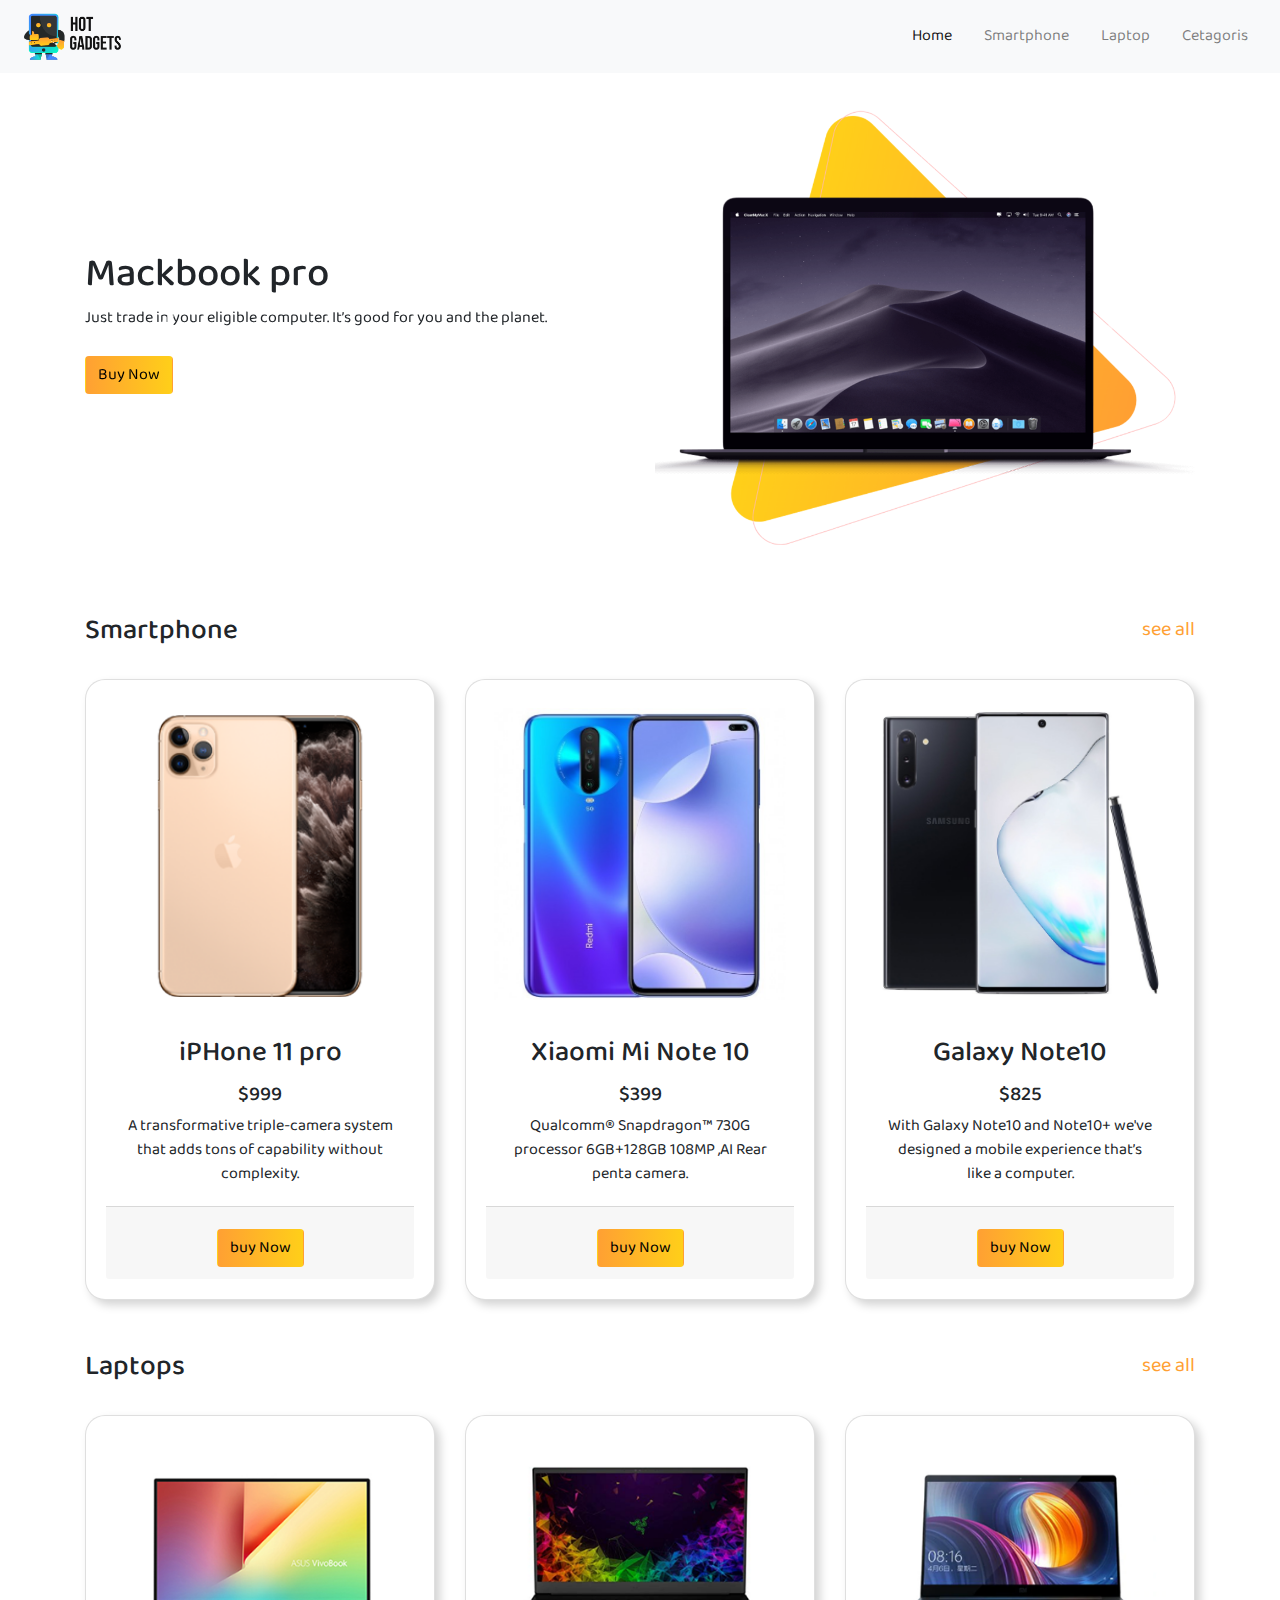
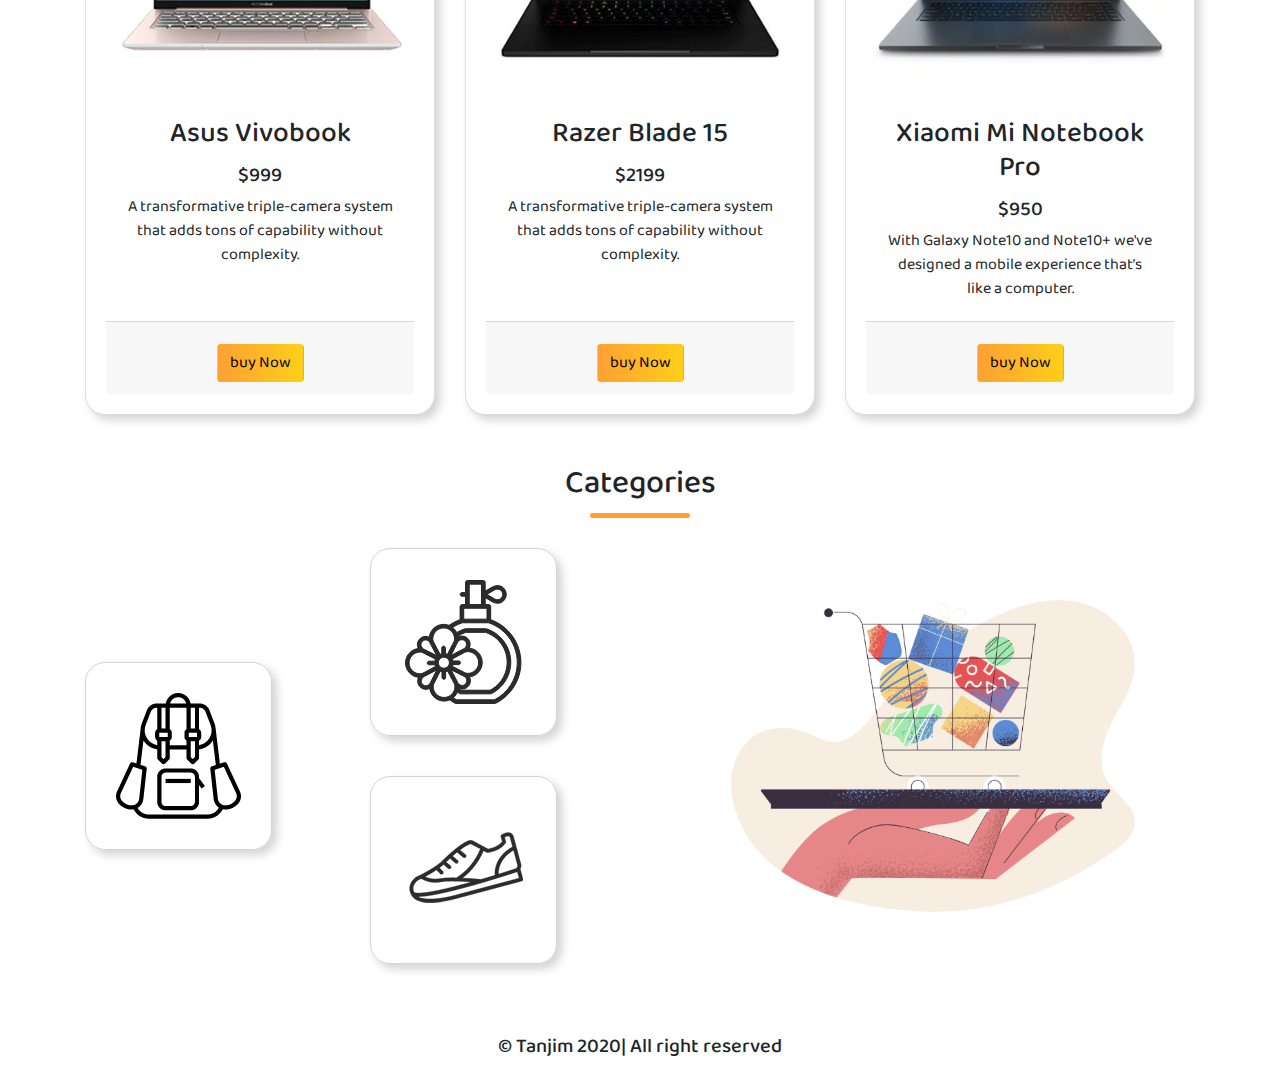
<file: index.html>
<!DOCTYPE html>
<html lang="en">

<head>
    <meta charset="UTF-8">
    <meta name="viewport" content="width=device-width, initial-scale=1.0">
    <title>Hot Gadgets</title>
    <link rel="stylesheet" href="https://use.fontawesome.com/releases/v5.7.0/css/all.css"
        integrity="sha384-lZN37f5QGtY3VHgisS14W3ExzMWZxybE1SJSEsQp9S+oqd12jhcu+A56Ebc1zFSJ" crossorigin="anonymous">
    <link rel="stylesheet" href="https://stackpath.bootstrapcdn.com/bootstrap/4.4.1/css/bootstrap.min.css"
        integrity="sha384-Vkoo8x4CGsO3+Hhxv8T/Q5PaXtkKtu6ug5TOeNV6gBiFeWPGFN9MuhOf23Q9Ifjh" crossorigin="anonymous">
    <script src="https://stackpath.bootstrapcdn.com/bootstrap/4.4.1/js/bootstrap.min.js"
        integrity="sha384-wfSDF2E50Y2D1uUdj0O3uMBJnjuUD4Ih7YwaYd1iqfktj0Uod8GCExl3Og8ifwB6"
        crossorigin="anonymous"></script>
    <link href="https://fonts.googleapis.com/css?family=Baloo+2&display=swap" rel="stylesheet">
    <link rel="apple-touch-icon" sizes="180x180" href=favicon_io/apple-touch-icon.png">
    <link rel="icon" type="image/png" sizes="32x32" href="favicon_io/favicon-32x32.png">
    <link rel="icon" type="image/png" sizes="16x16" href="favicon_io/favicon-16x16.png">
    <link rel="manifest" href="favicon_io/site.webmanifest">
    <link rel="stylesheet" href="style.css">
</head>

<body>

    <div class="container">
        <nav class="navbar navbar-expand-lg navbar-light bg-light fixed-top " id="navbar-example">
            <a class="navbar-brand" href="#">
                <img src="logo.png" alt="" class="img-fluid w-50 ml-2">
            </a>
            <button class="navbar-toggler navbar-toggler-right collapsed" type="button" data-toggle="collapse"
                data-target="#navbarNav" aria-controls="navbarNav " aria-expanded="false"
                aria-label="Toggle navigation">


                <span> </span>
                <span> </span>
                <span> </span>

            </button>
            <div class="collapse navbar-collapse " id="navbarNav">
                <ul class="navbar-nav ml-auto">
                    <li class="nav-item mx-2">
                        <a class="nav-link active" href="#">Home <span class="sr-only">(current)</span></a>
                    </li>
                    <li class="nav-item mx-2">
                        <a class="nav-link" href="#smartphone">Smartphone</a>
                    </li>
                    <li class="nav-item mx-2">
                        <a class="nav-link" href="#laptop">Laptop</a>
                    </li>
                    <li class="nav-item mx-2">
                        <a class="nav-link" href="#categories">Cetagoris</a>
                    </li>
                </ul>
            </div>
        </nav>
    </div>

    <section>
        <div class="container top" id="#home">
            <div id="carouselExampleControls" class="carousel slide" data-ride="carousel">
                <div class="carousel-inner">
                    <div class="carousel-item active">
                        <div class="row align-items-center">
                            <div class="col-md-6 ">

                                <h1>Mackbook pro</h1>
                                <p>Just trade in your eligible computer. It’s good for you and the planet.</p>
                                <button class="btn button">Buy Now <i class='fas fa-arrow-right'></i> </button>

                            </div>
                            <div class="col-md-6">
                                <img src="banner-products/product-1.png" class="d-block w-100" alt="...">
                            </div>
                        </div>
                    </div>
                    <div class="carousel-item">
                        <div class="row align-items-center">
                            <div class="col-md-6">
                                <h1>Mackbook pro</h1>
                                <p>Just trade in your eligible computer. It’s good for you and the planet.</p>
                                <button class="btn button">Buy Now <i class='fas fa-arrow-right'></i> </button>
                            </div>
                            <div class="col-md-6">
                                <img src="banner-products/slider-1.png" class="d-block w-100" alt="...">
                            </div>
                        </div>
                    </div>
                    <div class="carousel-item">
                        <div class="row align-items-center">
                            <div class="col-md-6">
                                <h1>Mackbook pro</h1>
                                <p>Just trade in your eligible computer. It’s good for you and the planet.</p>
                                <button class="btn button">Buy Now <i class='fas fa-arrow-right'></i> </button>
                            </div>
                            <div class="col-md-6">
                                <img src="banner-products/slider-3.png" class="d-block w-100" alt="...">
                            </div>
                        </div>

                    </div>
                </div>
                <a class="carousel-control-prev" href="#carouselExampleControls" role="button" data-slide="prev">
                    <span class="carousel-control-prev-icon" aria-hidden="true"></span>
                    <span class="sr-only">Previous</span>
                </a>
                <a class="carousel-control-next" href="#carouselExampleControls" role="button" data-slide="next">
                    <span class="carousel-control-next-icon" aria-hidden="true"></span>
                    <span class="sr-only">Next</span>
                </a>
            </div>
        </div>
    </section>

    <section>
        <div class="container" id="smartphone">
            <div class="d-flex justify-content-between see">
                <h3>Smartphone</h3>
                <a href="smarphones.html">see all</a>
            </div>

            <div class="card-deck mt-4 text-center">
                <div class="card">
                    <img class="card-img-top p-2 mb-2" src="phone/phone-2.png" alt="Card image cap">
                    <div class="card-body">
                        <h3 class="card-title">iPHone 11 pro</h5>
                            <h5>$999</h5>
                            <p class="card-text">
                                A transformative triple‑camera system that adds tons of capability without complexity.
                            </p>
                    </div>
                    <div class="card-footer">
                        <button class="btn button">buy Now <i class="fas fa-shopping-cart"></i></button>
                    </div>
                </div>
                <div class="card">
                    <img class="card-img-top p-2 mb-2" src="phone/phone-1.png" alt="Card image cap">
                    <div class="card-body">
                        <h3 class="card-title">Xiaomi Mi Note 10</h3>
                        <h5>$399</h5>
                        <p class="card-text">Qualcomm® Snapdragon™ 73﻿0G processor 6GB+128GB
                            108MP ,AI Rear penta camera.</p>
                    </div>
                    <div class="card-footer">
                        <button class="btn button">buy Now <i class="fas fa-shopping-cart"></i></button>
                    </div>
                </div>
                <div class="card">
                    <img class="card-img-top p-2 mb-2" src="phone/phone-3.png" alt="Card image cap">
                    <div class="card-body">
                        <h3 class="card-title">Galaxy Note10</h3>
                        <h5>$825</h5>
                        <p class="card-text">With Galaxy Note10 and Note10+ we've designed a mobile experience that’s
                            like a computer.</p>
                    </div>
                    <div class="card-footer">
                        <button class="btn button">buy Now <i class="fas fa-shopping-cart"></i></button>
                    </div>
                </div>
            </div>

        </div>
    </section>

    <section>
        <div class="container" id="laptop">
            <div class="d-flex justify-content-between see">
                <h3>Laptops</h3>
                <a href="laptops.html">see all</a>
            </div>

            <div class="card-deck mt-4 text-center">
                <div class="card">
                    <img class="card-img-top p-2 mb-2" src="laptop/product-1.png" alt="Card image cap">
                    <div class="card-body">
                        <h3 class="card-title">Asus Vivobook</h5>
                            <h5>$999</h5>
                            <p class="card-text">
                                A transformative triple‑camera system that adds tons of capability without complexity.
                            </p>
                    </div>
                    <div class="card-footer">
                        <button class="btn button">buy Now <i class="fas fa-shopping-cart"></i></button>
                    </div>
                </div>
                <div class="card">
                    <img class="card-img-top p-2 mb-2" src="laptop/product-2.png" alt="Card image cap">
                    <div class="card-body">
                        <h3 class="card-title">Razer Blade 15</h3>
                        <h5>$2199</h5>
                        <p class="card-text">A transformative triple‑camera system that adds tons of capability without
                            complexity.</p>
                    </div>
                    <div class="card-footer">
                        <button class="btn button">buy Now <i class="fas fa-shopping-cart"></i></button>
                    </div>
                </div>
                <div class="card">
                    <img class="card-img-top p-2 mb-2" src="laptop/product-3.png" alt="Card image cap">
                    <div class="card-body">
                        <h3 class="card-title">Xiaomi Mi Notebook Pro</h3>
                        <h5>$950</h5>
                        <p class="card-text">With Galaxy Note10 and Note10+ we've designed a mobile experience that’s
                            like a computer.</p>
                    </div>
                    <div class="card-footer">
                        <button class="btn button">buy Now <i class="fas fa-shopping-cart"></i></button>
                    </div>
                </div>
            </div>

        </div>
    </section>
    <section>
        <div class="container" id="categories">
            <h2 class="text-center mx-3">Categories</h2>
            <div class="cat-underline"></div>

            <div class="row">
                <div class="col-md-6">
                    <div class="row cat-images align-items-center">
                        <div class="col-md-6 ">
                            <img class="img-fluid" src="Categories/bag.png" alt="">
                        </div>
                        <div class="col-md-6 d-flex flex-column justify-content-center">
                            <div>
                                <img class="img-fluid" src="Categories/perfume.png" alt="">
                            </div>
                            <div>
                                <img class="img-fluid" src="Categories/shoe.png" alt="">
                            </div>
                        </div>
                    </div>
                </div>
                <div class="col-md-6 d-flex align-items-center">
                    <img src="Categories/pale-order.png" alt="" class="img-fluid">
                </div>
            </div>
        </div>
    </section>

    <footer>
        <h5 class="gray text-center mt-4 mb-3">© Tanjim 2020| All right reserved</h5>
    </footer>


    <script src="https://code.jquery.com/jquery-3.4.1.slim.min.js"
        integrity="sha384-J6qa4849blE2+poT4WnyKhv5vZF5SrPo0iEjwBvKU7imGFAV0wwj1yYfoRSJoZ+n"
        crossorigin="anonymous"></script>
    <script src="https://cdn.jsdelivr.net/npm/popper.js@1.16.0/dist/umd/popper.min.js"
        integrity="sha384-Q6E9RHvbIyZFJoft+2mJbHaEWldlvI9IOYy5n3zV9zzTtmI3UksdQRVvoxMfooAo"
        crossorigin="anonymous"></script>
    <script src="https://stackpath.bootstrapcdn.com/bootstrap/4.4.1/js/bootstrap.min.js"
        integrity="sha384-wfSDF2E50Y2D1uUdj0O3uMBJnjuUD4Ih7YwaYd1iqfktj0Uod8GCExl3Og8ifwB6"
        crossorigin="anonymous"></script>

    <script>
        $('body').scrollspy({ target: '#navbar-example', offset: 50 })
        $(function () {
            $('.navbar-nav>li>a').on('click', function () {
                $('.navbar-collapse').collapse('hide');
            });
        });

    </script>
</body>

</html>
</file>
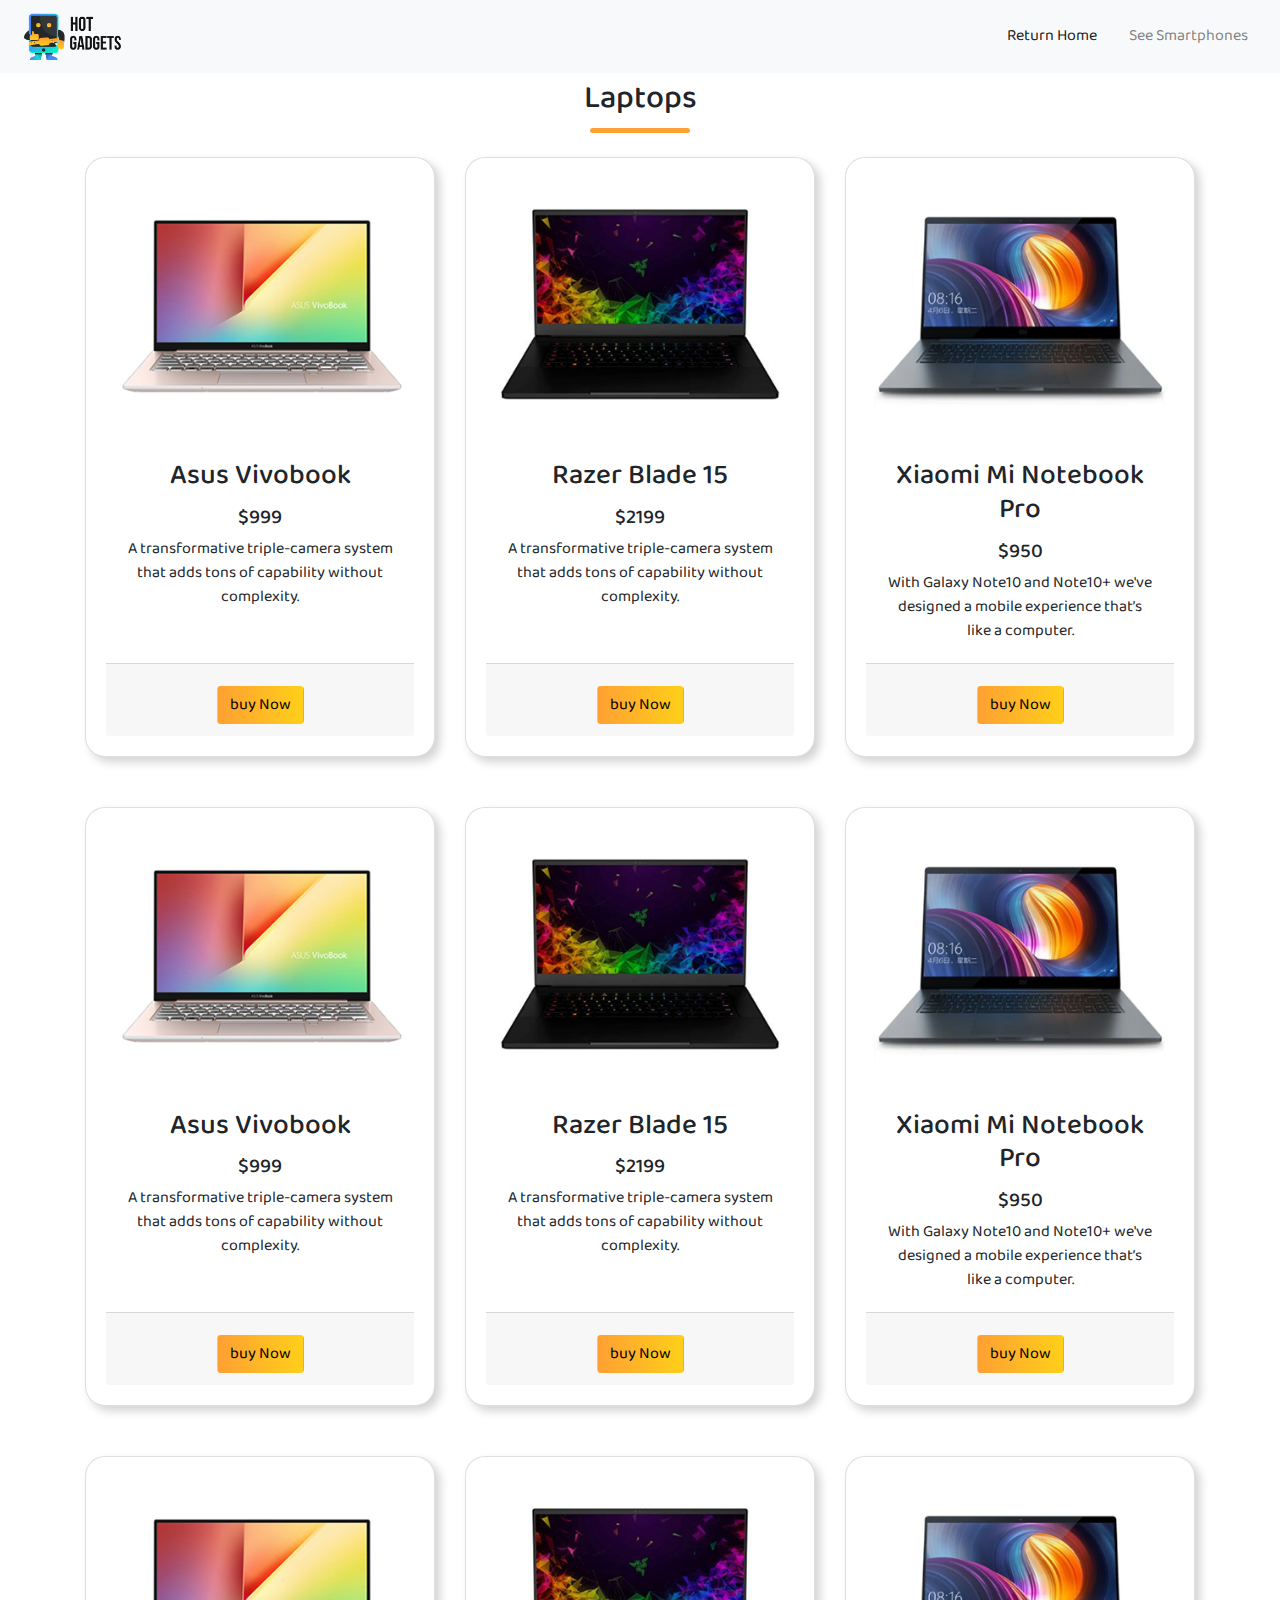
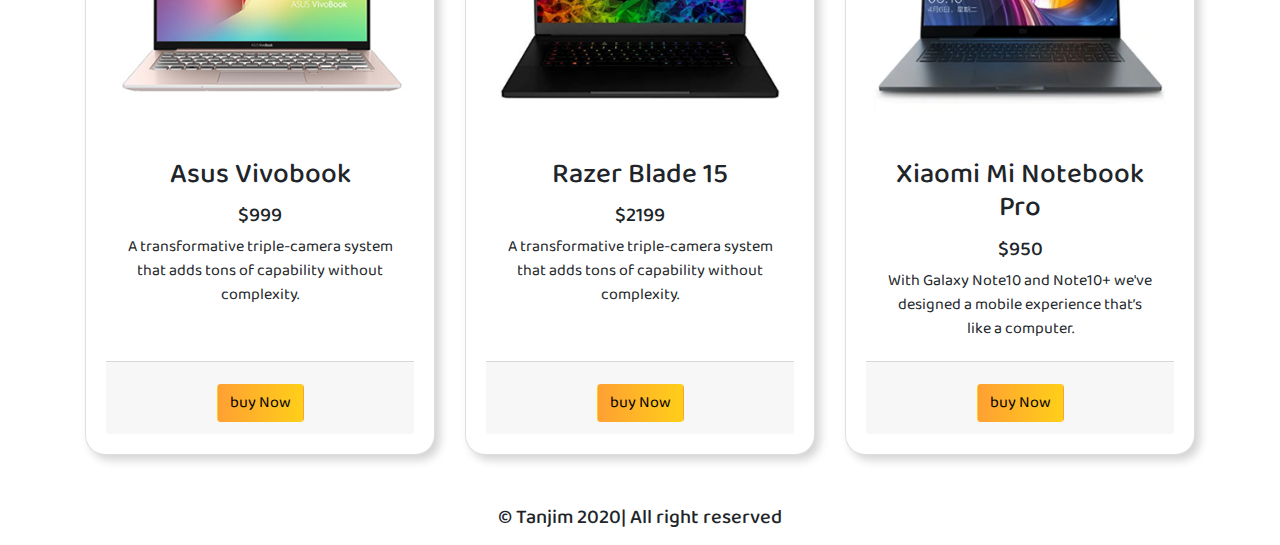
<file: laptops.html>
<!DOCTYPE html>
<html lang="en">

<head>
    <meta charset="UTF-8">
    <meta name="viewport" content="width=device-width, initial-scale=1.0">
    <title>Hot Gadgets</title>
    <link rel="stylesheet" href="https://use.fontawesome.com/releases/v5.7.0/css/all.css"
        integrity="sha384-lZN37f5QGtY3VHgisS14W3ExzMWZxybE1SJSEsQp9S+oqd12jhcu+A56Ebc1zFSJ" crossorigin="anonymous">
    <link rel="stylesheet" href="https://stackpath.bootstrapcdn.com/bootstrap/4.4.1/css/bootstrap.min.css"
        integrity="sha384-Vkoo8x4CGsO3+Hhxv8T/Q5PaXtkKtu6ug5TOeNV6gBiFeWPGFN9MuhOf23Q9Ifjh" crossorigin="anonymous">
    <script src="https://stackpath.bootstrapcdn.com/bootstrap/4.4.1/js/bootstrap.min.js"
        integrity="sha384-wfSDF2E50Y2D1uUdj0O3uMBJnjuUD4Ih7YwaYd1iqfktj0Uod8GCExl3Og8ifwB6"
        crossorigin="anonymous"></script>
    <link href="https://fonts.googleapis.com/css?family=Baloo+2&display=swap" rel="stylesheet">
    <link rel="apple-touch-icon" sizes="180x180" href=favicon_io/apple-touch-icon.png">
    <link rel="icon" type="image/png" sizes="32x32" href="favicon_io/favicon-32x32.png">
    <link rel="icon" type="image/png" sizes="16x16" href="favicon_io/favicon-16x16.png">
    <link rel="manifest" href="favicon_io/site.webmanifest">
    <link rel="stylesheet" href="style.css">
</head>

<body>

    <div class="container">
        <nav class="navbar navbar-expand-lg navbar-light bg-light fixed-top " id="navbar-example">
            <a class="navbar-brand" href="index.html">
                <img src="logo.png" alt="" class="img-fluid w-50 ml-2">
            </a>
            <button class="navbar-toggler navbar-toggler-right collapsed" type="button" data-toggle="collapse"
                data-target="#navbarNav" aria-controls="navbarNav" aria-expanded="false" aria-label="Toggle navigation">

                <span> </span>
                <span> </span>
                <span> </span>
            </button>
            <div class="collapse navbar-collapse " id="navbarNav">
                <ul class="navbar-nav ml-auto">
                    <li class="nav-item mx-2">
                        <a class="nav-link active" href="index.html"><i class="fas fa-home"></i> Return Home<span
                                class="sr-only">(current)</span></a>
                    </li>
                    <li class="nav-item mx-2">
                        <a class="nav-link" href="smarphones.html">See Smartphones</a>
                    </li>

                </ul>
            </div>
        </nav>
    </div>




    <section id="page-head">
        <h2 class="text-center mx-3">Laptops</h2>
        <div class="cat-underline"></div>
        <div class="container">
            <div class="card-deck mt-4 text-center">
                <div class="card">
                    <img class="card-img-top p-2 mb-2" src="laptop/product-1.png" alt="Card image cap">
                    <div class="card-body">
                        <h3 class="card-title">Asus Vivobook</h5>
                            <h5>$999</h5>
                            <p class="card-text">
                                A transformative triple‑camera system that adds tons of capability without complexity.
                            </p>
                    </div>
                    <div class="card-footer">
                        <button class="btn button">buy Now <i class="fas fa-shopping-cart"></i></button>
                    </div>
                </div>
                <div class="card">
                    <img class="card-img-top p-2 mb-2" src="laptop/product-2.png" alt="Card image cap">
                    <div class="card-body">
                        <h3 class="card-title">Razer Blade 15</h3>
                        <h5>$2199</h5>
                        <p class="card-text">A transformative triple‑camera system that adds tons of capability without
                            complexity.</p>
                    </div>
                    <div class="card-footer">
                        <button class="btn button">buy Now <i class="fas fa-shopping-cart"></i></button>
                    </div>
                </div>
                <div class="card">
                    <img class="card-img-top p-2 mb-2" src="laptop/product-3.png" alt="Card image cap">
                    <div class="card-body">
                        <h3 class="card-title">Xiaomi Mi Notebook Pro</h3>
                        <h5>$950</h5>
                        <p class="card-text">With Galaxy Note10 and Note10+ we've designed a mobile experience that’s
                            like a computer.</p>
                    </div>
                    <div class="card-footer">
                        <button class="btn button">buy Now <i class="fas fa-shopping-cart"></i></button>
                    </div>
                </div>
            </div>
    </section>

    <section>
        <div class="container">
            <div class="card-deck mt-4 text-center">
                <div class="card">
                    <img class="card-img-top p-2 mb-2" src="laptop/product-1.png" alt="Card image cap">
                    <div class="card-body">
                        <h3 class="card-title">Asus Vivobook</h5>
                            <h5>$999</h5>
                            <p class="card-text">
                                A transformative triple‑camera system that adds tons of capability without complexity.
                            </p>
                    </div>
                    <div class="card-footer">
                        <button class="btn button">buy Now <i class="fas fa-shopping-cart"></i></button>
                    </div>
                </div>
                <div class="card">
                    <img class="card-img-top p-2 mb-2" src="laptop/product-2.png" alt="Card image cap">
                    <div class="card-body">
                        <h3 class="card-title">Razer Blade 15</h3>
                        <h5>$2199</h5>
                        <p class="card-text">A transformative triple‑camera system that adds tons of capability without
                            complexity.</p>
                    </div>
                    <div class="card-footer">
                        <button class="btn button">buy Now <i class="fas fa-shopping-cart"></i></button>
                    </div>
                </div>
                <div class="card">
                    <img class="card-img-top p-2 mb-2" src="laptop/product-3.png" alt="Card image cap">
                    <div class="card-body">
                        <h3 class="card-title">Xiaomi Mi Notebook Pro</h3>
                        <h5>$950</h5>
                        <p class="card-text">With Galaxy Note10 and Note10+ we've designed a mobile experience that’s
                            like a computer.</p>
                    </div>
                    <div class="card-footer">
                        <button class="btn button">buy Now <i class="fas fa-shopping-cart"></i></button>
                    </div>
                </div>
            </div>
        </div>
    </section>

    <section>
        <div class="container">
            <div class="card-deck mt-4 text-center">
                <div class="card">
                    <img class="card-img-top p-2 mb-2" src="laptop/product-1.png" alt="Card image cap">
                    <div class="card-body">
                        <h3 class="card-title">Asus Vivobook</h5>
                            <h5>$999</h5>
                            <p class="card-text">
                                A transformative triple‑camera system that adds tons of capability without complexity.
                            </p>
                    </div>
                    <div class="card-footer">
                        <button class="btn button">buy Now <i class="fas fa-shopping-cart"></i></button>
                    </div>
                </div>
                <div class="card">
                    <img class="card-img-top p-2 mb-2" src="laptop/product-2.png" alt="Card image cap">
                    <div class="card-body">
                        <h3 class="card-title">Razer Blade 15</h3>
                        <h5>$2199</h5>
                        <p class="card-text">A transformative triple‑camera system that adds tons of capability without
                            complexity.</p>
                    </div>
                    <div class="card-footer">
                        <button class="btn button">buy Now <i class="fas fa-shopping-cart"></i></button>
                    </div>
                </div>
                <div class="card">
                    <img class="card-img-top p-2 mb-2" src="laptop/product-3.png" alt="Card image cap">
                    <div class="card-body">
                        <h3 class="card-title">Xiaomi Mi Notebook Pro</h3>
                        <h5>$950</h5>
                        <p class="card-text">With Galaxy Note10 and Note10+ we've designed a mobile experience that’s
                            like a computer.</p>
                    </div>
                    <div class="card-footer">
                        <button class="btn button">buy Now <i class="fas fa-shopping-cart"></i></button>
                    </div>
                </div>
            </div>
        </div>
    </section>


    <footer>
        <h5 class="gray text-center mt-4 mb-3">© Tanjim 2020| All right reserved</h5>
    </footer>


    <script src="https://code.jquery.com/jquery-3.4.1.slim.min.js"
        integrity="sha384-J6qa4849blE2+poT4WnyKhv5vZF5SrPo0iEjwBvKU7imGFAV0wwj1yYfoRSJoZ+n"
        crossorigin="anonymous"></script>
    <script src="https://cdn.jsdelivr.net/npm/popper.js@1.16.0/dist/umd/popper.min.js"
        integrity="sha384-Q6E9RHvbIyZFJoft+2mJbHaEWldlvI9IOYy5n3zV9zzTtmI3UksdQRVvoxMfooAo"
        crossorigin="anonymous"></script>
    <script src="https://stackpath.bootstrapcdn.com/bootstrap/4.4.1/js/bootstrap.min.js"
        integrity="sha384-wfSDF2E50Y2D1uUdj0O3uMBJnjuUD4Ih7YwaYd1iqfktj0Uod8GCExl3Og8ifwB6"
        crossorigin="anonymous"></script>

    <script>
        $('body').scrollspy({ target: '#navbar-example', offset: 50 })
        $(function () {
            $('.navbar-nav>li>a').on('click', function () {
                $('.navbar-collapse').collapse('hide');
            });
        });

    </script>
</body>

</html>
</file>
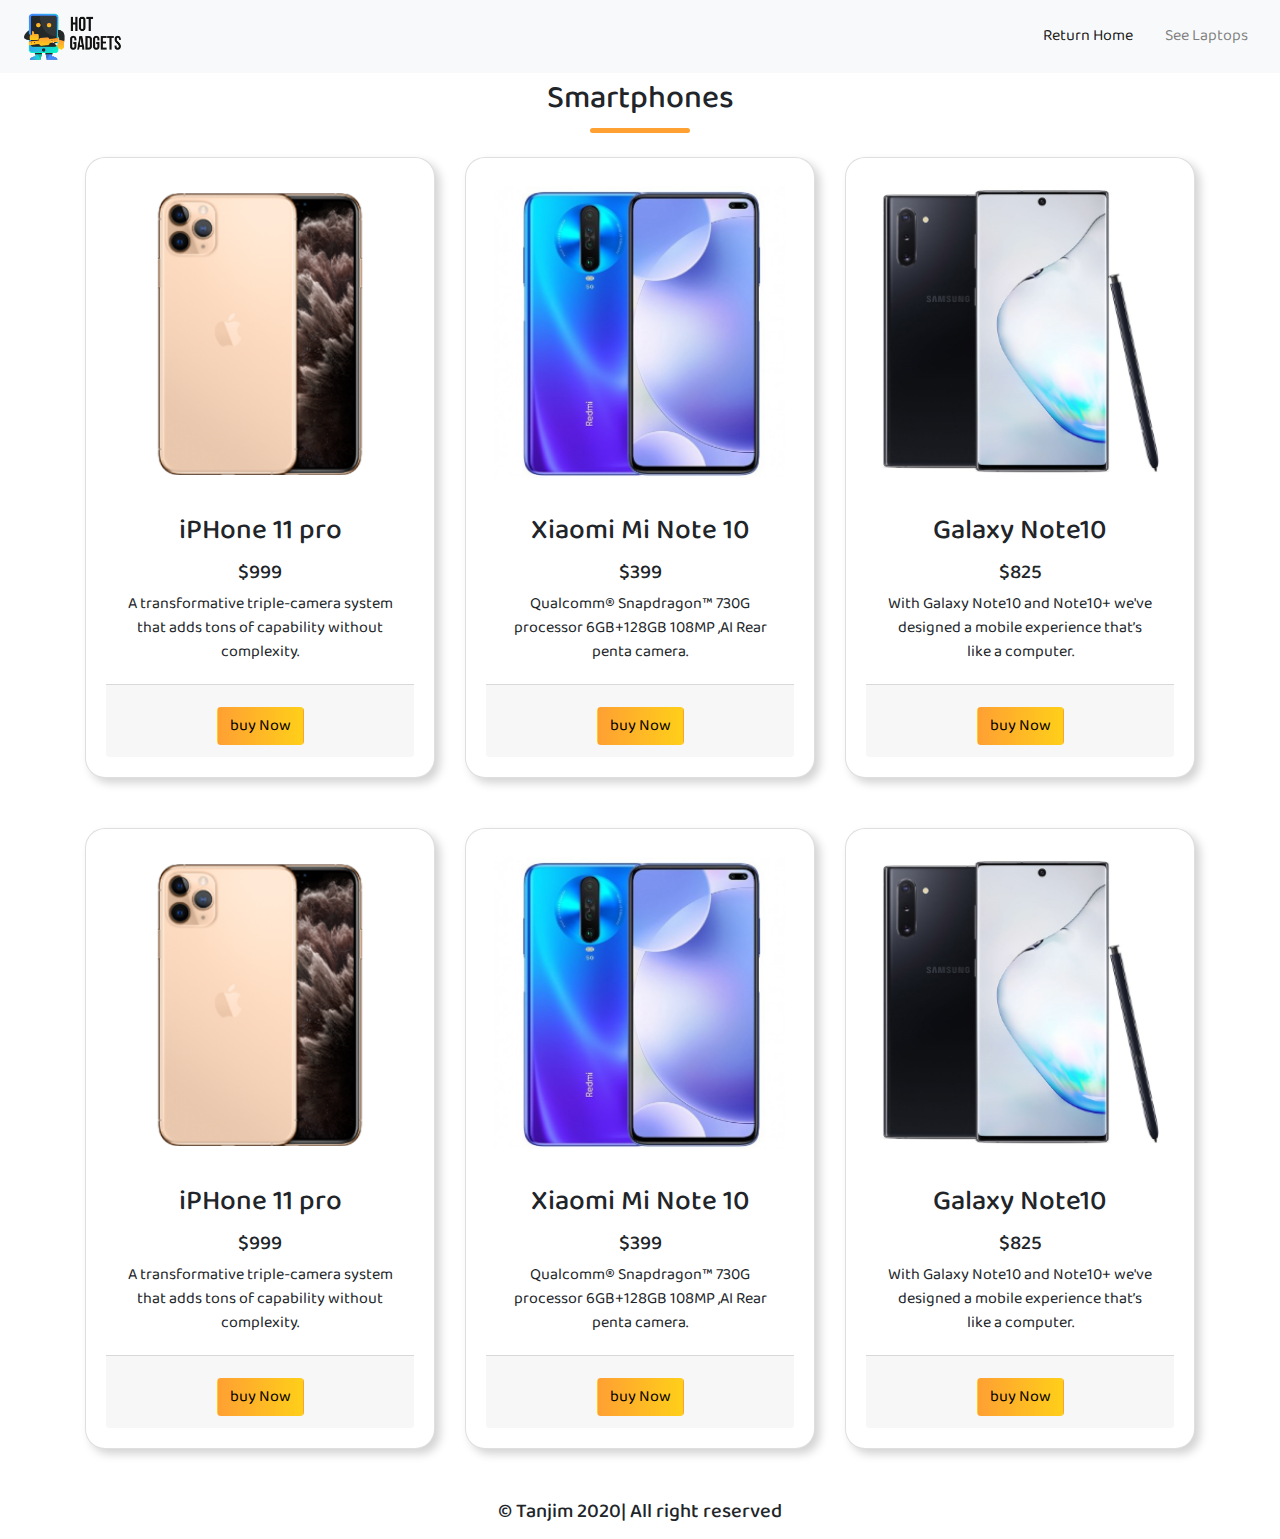
<file: smarphones.html>
<!DOCTYPE html>
<html lang="en">

<head>
    <meta charset="UTF-8">
    <meta name="viewport" content="width=device-width, initial-scale=1.0">
    <title>Hot Gadgets</title>
    <link rel="stylesheet" href="https://use.fontawesome.com/releases/v5.7.0/css/all.css"
        integrity="sha384-lZN37f5QGtY3VHgisS14W3ExzMWZxybE1SJSEsQp9S+oqd12jhcu+A56Ebc1zFSJ" crossorigin="anonymous">
    <link rel="stylesheet" href="https://stackpath.bootstrapcdn.com/bootstrap/4.4.1/css/bootstrap.min.css"
        integrity="sha384-Vkoo8x4CGsO3+Hhxv8T/Q5PaXtkKtu6ug5TOeNV6gBiFeWPGFN9MuhOf23Q9Ifjh" crossorigin="anonymous">
    <script src="https://stackpath.bootstrapcdn.com/bootstrap/4.4.1/js/bootstrap.min.js"
        integrity="sha384-wfSDF2E50Y2D1uUdj0O3uMBJnjuUD4Ih7YwaYd1iqfktj0Uod8GCExl3Og8ifwB6"
        crossorigin="anonymous"></script>
    <link href="https://fonts.googleapis.com/css?family=Baloo+2&display=swap" rel="stylesheet">
    <link rel="apple-touch-icon" sizes="180x180" href=favicon_io/apple-touch-icon.png">
    <link rel="icon" type="image/png" sizes="32x32" href="favicon_io/favicon-32x32.png">
    <link rel="icon" type="image/png" sizes="16x16" href="favicon_io/favicon-16x16.png">
    <link rel="manifest" href="favicon_io/site.webmanifest">
    <link rel="stylesheet" href="style.css">
</head>

<body>

    <div class="container">
        <nav class="navbar navbar-expand-lg navbar-light bg-light fixed-top " id="navbar-example">
            <a class="navbar-brand" href="index.html">
                <img src="logo.png" alt="" class="img-fluid w-50 ml-2">
            </a>
            <button class="navbar-toggler navbar-toggler-right collapsed" type="button" data-toggle="collapse"
                data-target="#navbarNav" aria-controls="navbarNav" aria-expanded="false" aria-label="Toggle navigation">
                <span> </span>
                <span> </span>
                <span> </span>
            </button>
            <div class="collapse navbar-collapse " id="navbarNav">
                <ul class="navbar-nav ml-auto">
                    <li class="nav-item mx-2">
                        <a class="nav-link active" href="index.html"><i class="fas fa-home"></i> Return Home<span
                                class="sr-only">(current)</span></a>
                    </li>
                    <li class="nav-item mx-2">
                        <a class="nav-link" href="laptops.html">See Laptops</a>
                    </li>
                </ul>
            </div>
        </nav>
    </div>




    <section id="page-head">
        <h2 class="text-center mx-3" id="top">Smartphones</h2>
        <div class="cat-underline"></div>
        <div class="container">
            <div class="card-deck mt-4 text-center">
                <div class="card">
                    <img class="card-img-top p-2 mb-2" src="phone/phone-2.png" alt="Card image cap">
                    <div class="card-body">
                        <h3 class="card-title">iPHone 11 pro</h5>
                            <h5>$999</h5>
                            <p class="card-text">
                                A transformative triple‑camera system that adds tons of capability without complexity.
                            </p>
                    </div>
                    <div class="card-footer">
                        <button class="btn button">buy Now <i class="fas fa-shopping-cart"></i></button>
                    </div>
                </div>
                <div class="card">
                    <img class="card-img-top p-2 mb-2" src="phone/phone-1.png" alt="Card image cap">
                    <div class="card-body">
                        <h3 class="card-title">Xiaomi Mi Note 10</h3>
                        <h5>$399</h5>
                        <p class="card-text">Qualcomm® Snapdragon™ 73﻿0G processor 6GB+128GB
                            108MP ,AI Rear penta camera.</p>
                    </div>
                    <div class="card-footer">
                        <button class="btn button">buy Now <i class="fas fa-shopping-cart"></i></button>
                    </div>
                </div>
                <div class="card">
                    <img class="card-img-top p-2 mb-2" src="phone/phone-3.png" alt="Card image cap">
                    <div class="card-body">
                        <h3 class="card-title">Galaxy Note10</h3>
                        <h5>$825</h5>
                        <p class="card-text">With Galaxy Note10 and Note10+ we've designed a mobile experience that’s
                            like a computer.</p>
                    </div>
                    <div class="card-footer">
                        <button class="btn button">buy Now <i class="fas fa-shopping-cart"></i></button>
                    </div>
                </div>
            </div>
        </div>
    </section>

    <section>
        <div class="container">
            <div class="card-deck mt-4 text-center">
                <div class="card">
                    <img class="card-img-top p-2 mb-2" src="phone/phone-2.png" alt="Card image cap">
                    <div class="card-body">
                        <h3 class="card-title">iPHone 11 pro</h5>
                            <h5>$999</h5>
                            <p class="card-text">
                                A transformative triple‑camera system that adds tons of capability without complexity.
                            </p>
                    </div>
                    <div class="card-footer">
                        <button class="btn button">buy Now <i class="fas fa-shopping-cart"></i></button>
                    </div>
                </div>
                <div class="card">
                    <img class="card-img-top p-2 mb-2" src="phone/phone-1.png" alt="Card image cap">
                    <div class="card-body">
                        <h3 class="card-title">Xiaomi Mi Note 10</h3>
                        <h5>$399</h5>
                        <p class="card-text">Qualcomm® Snapdragon™ 73﻿0G processor 6GB+128GB
                            108MP ,AI Rear penta camera.</p>
                    </div>
                    <div class="card-footer">
                        <button class="btn button">buy Now <i class="fas fa-shopping-cart"></i></button>
                    </div>
                </div>
                <div class="card">
                    <img class="card-img-top p-2 mb-2" src="phone/phone-3.png" alt="Card image cap">
                    <div class="card-body">
                        <h3 class="card-title">Galaxy Note10</h3>
                        <h5>$825</h5>
                        <p class="card-text">With Galaxy Note10 and Note10+ we've designed a mobile experience that’s
                            like a computer.</p>
                    </div>
                    <div class="card-footer">
                        <button class="btn button">buy Now <i class="fas fa-shopping-cart"></i></button>
                    </div>
                </div>
            </div>
        </div>
    </section>

    <footer>
        <h5 class="gray text-center mt-4 mb-3">© Tanjim 2020| All right reserved</h5>
    </footer>


    <script src="https://code.jquery.com/jquery-3.4.1.slim.min.js"
        integrity="sha384-J6qa4849blE2+poT4WnyKhv5vZF5SrPo0iEjwBvKU7imGFAV0wwj1yYfoRSJoZ+n"
        crossorigin="anonymous"></script>
    <script src="https://cdn.jsdelivr.net/npm/popper.js@1.16.0/dist/umd/popper.min.js"
        integrity="sha384-Q6E9RHvbIyZFJoft+2mJbHaEWldlvI9IOYy5n3zV9zzTtmI3UksdQRVvoxMfooAo"
        crossorigin="anonymous"></script>
    <script src="https://stackpath.bootstrapcdn.com/bootstrap/4.4.1/js/bootstrap.min.js"
        integrity="sha384-wfSDF2E50Y2D1uUdj0O3uMBJnjuUD4Ih7YwaYd1iqfktj0Uod8GCExl3Og8ifwB6"
        crossorigin="anonymous"></script>

    <script>
        $('body').scrollspy({ target: '#navbar-example', offset: 50 })
        $(function () {
            $('.navbar-nav>li>a').on('click', function () {
                $('.navbar-collapse').collapse('hide');
            });
        });

    </script>
</body>

</html>
</file>
<file: style.css>
body {
    font-family: 'Baloo 2', cursive;
    position: relative;
}

html {
    scroll-behavior: smooth;
}

.top {
    margin-top: 80px;
}

.button {
    background-image: linear-gradient(to right, #FFA033, #FFCF19);
    margin-top: 10px;
    color: black;
}

section {
    margin-bottom: 50px;
    margin-top: 50px;
}

.card {
    padding: 20px 20px;
    border-radius: 20px;
    box-shadow: 5px 5px 10px lightgray;
}

.see a {
    text-decoration: none;
    color: #FFA033;
    font-size: 20px;
}

.cat-underline {
    width: 100px;
    height: 5px;
    border-radius: 13px;
    margin: 10px auto;
    background-color: #FFA033;
}

.cat-images {
    height: 100%;
}

.cat-images img {

    margin: 20px auto;
    padding: 30px;
    border: 1px solid lightgray;
    border-radius: 20px;
    box-shadow: 5px 5px 10px lightgray;
}

button:focus {
    outline: none;
}

.navigation-margin {
    margin-bottom: 100px;
}

#page-head {
    margin-top: 80px;
}




.navbar-toggler:focus,
.navbar-toggler:active {
    outline: 0;
}

.navbar-toggler span {
    display: block;
    background-color: #444;
    height: 3px;
    width: 25px;
    margin-top: 4px;
    margin-bottom: 4px;
    -webkit-transform: rotate(0deg);
    -moz-transform: rotate(0deg);
    -o-transform: rotate(0deg);
    transform: rotate(0deg);
    position: relative;
    left: 0;
    opacity: 1;
}

.navbar-toggler span:nth-child(1),
.navbar-toggler span:nth-child(3) {
    -webkit-transition: transform .35s ease-in-out;
    -moz-transition: transform .35s ease-in-out;
    -o-transition: transform .35s ease-in-out;
    transition: transform .35s ease-in-out;
}

.navbar-toggler:not(.collapsed) span:nth-child(1) {
    /* position: absolute; */
    /* left: 12px; */
    top: 10px;
    -webkit-transform: rotate(135deg);
    -moz-transform: rotate(135deg);
    -o-transform: rotate(135deg);
    transform: rotate(135deg);
    opacity: 0.9;
}

.navbar-toggler:not(.collapsed) span:nth-child(2) {
    height: 12px;
    visibility: hidden;
    background-color: transparent;
}

.navbar-toggler:not(.collapsed) span:nth-child(3) {
    /* position: absolute; */
    /* left: 12px; */
    bottom: 12px;
    -webkit-transform: rotate(-135deg);
    -moz-transform: rotate(-135deg);
    -o-transform: rotate(-135deg);
    transform: rotate(-135deg);
    opacity: 0.9;
}
.navbar-toggler span {
    background-color: #FFA033;
}

.navbar-light .navbar-toggler {
    color: #FFA033;
    border-color: #FFA033;
}
</file>
